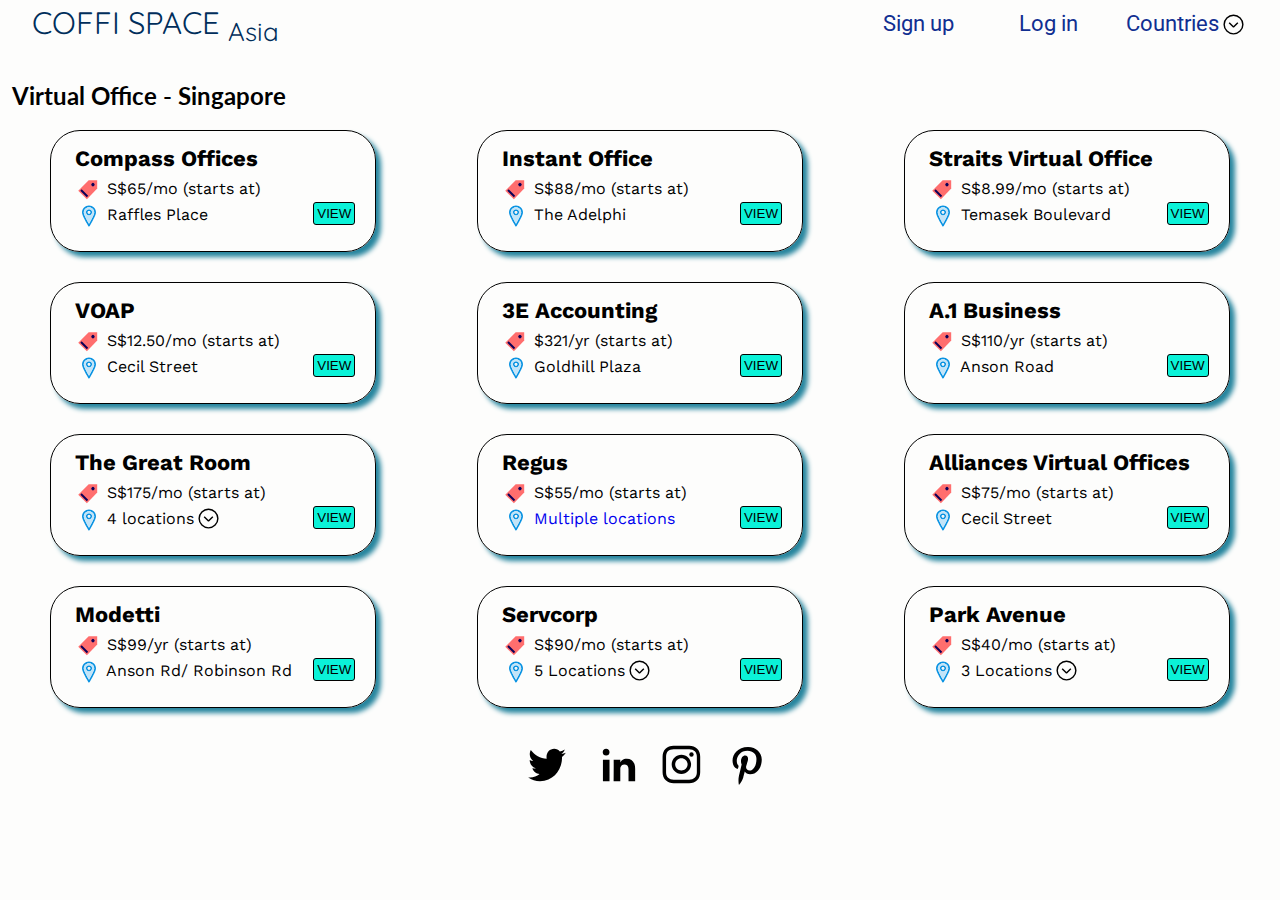
<file: index.html>
<!DOCTYPE html>
<html lang="en">
  <head>
    <title>Coffi.Space</title>
    <meta charset="utf-8" />
    <meta http-equiv="X-UA-Compatible" content="IE=edge" />
    <meta name="viewport" content="width=device-width, initial-scale=1" />
    <meta name="author" content="Mark M" />

    <link
      href="https://fonts.googleapis.com/css?family=Lato:300|Quicksand:500|Roboto|Work+Sans&display=swap"
      rel="stylesheet"
    />
    <link rel="stylesheet" href="style.css" />
  </head>
  <body>
    <header>
      <section>
        <a href="https://www.coffi.space/" id="logo"
          >COFFI SPACE <sub>Asia</sub></a
        >
        <label for="toggle-1" class="toggle-menu"
          ><ul>
            <li></li>
            <li></li>
            <li></li></ul
        ></label>
        <input type="checkbox" id="toggle-1" />
        <nav class="nav">
          <ul>
            <li><a href="signup.html" class="nav-item">Sign up</a></li>
            <li><a href="login.html" class="nav-item">Log in</a></li>

            <li>
              <input id="check04" type="checkbox" name="menu" />
              <label for="check04"
                >Countries<img
                  src="[data-uri]"
                />
              </label>
              <ul class="dropdown">
                <li><a href="index.html">Singapore</a></li>
                <li><a href="asia/indexph.html">Philippines</a></li>
                <li><a href="asia/indexmy.html">Malaysia</a></li>
              </ul>
            </li>
          </ul>
        </nav>
      </section>
    </header>
    <main>
      <h2>&ensp;Virtual Office - Singapore</h2>
      <ol>
        <div class="container">
          <li>
            <p><strong>Compass Offices</strong>&emsp;</p>
            <p>&emsp;&emsp;S$65/mo (starts at)&emsp;&emsp;&emsp;</p>
            <p>&emsp;&emsp;Raffles Place<button>VIEW</button></p>
          </li>
          <li>
            <p><strong>Instant Office</strong></p>
            <p>&emsp;&emsp;S$88/mo (starts at)</p>
            <p>&emsp;&emsp;The Adelphi<button>VIEW</button></p>
          </li>
          <li>
            <p><strong>Straits Virtual Office</strong></p>
            <p>&emsp;&emsp;S$8.99/mo (starts at)</p>
            <p>&emsp;&emsp;Temasek Boulevard<button>VIEW</button></p>
          </li>
          <li>
            <p><strong>VOAP</strong></p>
            <p>&emsp;&emsp;S$12.50/mo (starts at)</p>
            <p>&emsp;&emsp;Cecil Street<button>VIEW</button></p>
          </li>
          <li>
            <p><strong>3E Accounting</strong></p>
            <p>&emsp;&emsp;$321/yr (starts at)</p>
            <p>&emsp;&emsp;Goldhill Plaza<button>VIEW</button></p>
          </li>
          <li>
            <p><strong>A.1 Business</strong></p>
            <p>&emsp;&emsp;S$110/yr (starts at)</p>
            <p>&emsp;&emsp;Anson Road<button>VIEW</button></p>
          </li>
          <li>
            <p><strong>The Great Room</strong></p>
            <p>&emsp;&emsp;S$175/mo (starts at)</p>
            <input id="check03" type="checkbox" name="menu" />
            <label for="check03"
              ><p>
                &emsp;&emsp;4 locations<img
                  src="[data-uri]"
                /><button>VIEW</button>
              </p></label
            >
            <ul class="submenu">
              <li><a href="#">One George Street</a></li>
              <li><a href="#">Raffles Arcade</a></li>
              <li><a href="#">Centennial Tower</a></li>
              <li><a href="#">Ngee Ann City</a></li>
            </ul>
          </li>
          <li>
            <p><strong>Regus</strong></p>
            <p>&emsp;&emsp;S$55/mo (starts at)</p>
            <p>
              &emsp;&emsp;<a href="https://www.regus.com.sg/offices"
                >Multiple locations</a
              ><button>VIEW</button>
            </p>
          </li>
          <li>
            <p><strong>Alliances Virtual Offices</strong></p>
            <p>&emsp;&emsp;S$75/mo (starts at)</p>
            <p>&emsp;&emsp;Cecil Street<button>VIEW</button></p>
          </li>
          <li>
            <p><strong>Modetti</strong></p>
            <p>&emsp;&emsp;S$99/yr (starts at)</p>
            <p>&emsp;&emsp;Anson Rd/ Robinson Rd<button>VIEW</button></p>
          </li>
          <li>
            <p><strong>Servcorp</strong></p>
            <p>&emsp;&emsp;S$90/mo (starts at)</p>
            <input id="check01" type="checkbox" name="menu" />
            <label for="check01"
              ><p>
                &emsp;&emsp;5 Locations<img
                  src="[data-uri]"
                /><button>VIEW</button>
              </p></label
            >
            <ul class="submenu">
              <li><a href="#">Market Street</a></li>
              <li><a href="#">Battery Road</a></li>
              <li><a href="#">Marina Boulevard</a></li>
              <li><a href="#">North Buona Vista Drive</a></li>
              <li><a href="#">Temasek Boulevard</a></li>
            </ul>
          </li>
          <li>
            <p><strong>Park Avenue</strong></p>
            <p>&emsp;&emsp;S$40/mo (starts at)</p>
            <input id="check02" type="checkbox" name="menu" />
            <label for="check02"
              ><p>
                &emsp;&emsp;3 Locations<img
                  src="[data-uri]"
                /><button>VIEW</button>
              </p></label
            >
            <ul class="submenu">
              <li><a href="#">Rochester</a></li>
              <li><a href="#">Changi</a></li>
              <li><a href="#">Clemenceau</a></li>
            </ul>
          </li>
        </div>
      </ol>
      <br />
    </main>

    <footer>
      <ol>
        <div class="social">
          <li>
            <a href="http://www.twitter.com"
              ><img
                src="[data-uri]"
            /></a>
          </li>
          <li>
            <a href="http://www.linkedin.com"
              ><img
                src="[data-uri]"
            /></a>
          </li>
          <li>
            <a href="http://www.instagram.com"
              ><img
                src="[data-uri]"
            /></a>
          </li>
          <li>
            <a href="http://www.pinterest.com"
              ><img
                src="[data-uri]"
            /></a>
          </li>
        </div>
      </ol>
    </footer>
  </body>
</html>
</file>
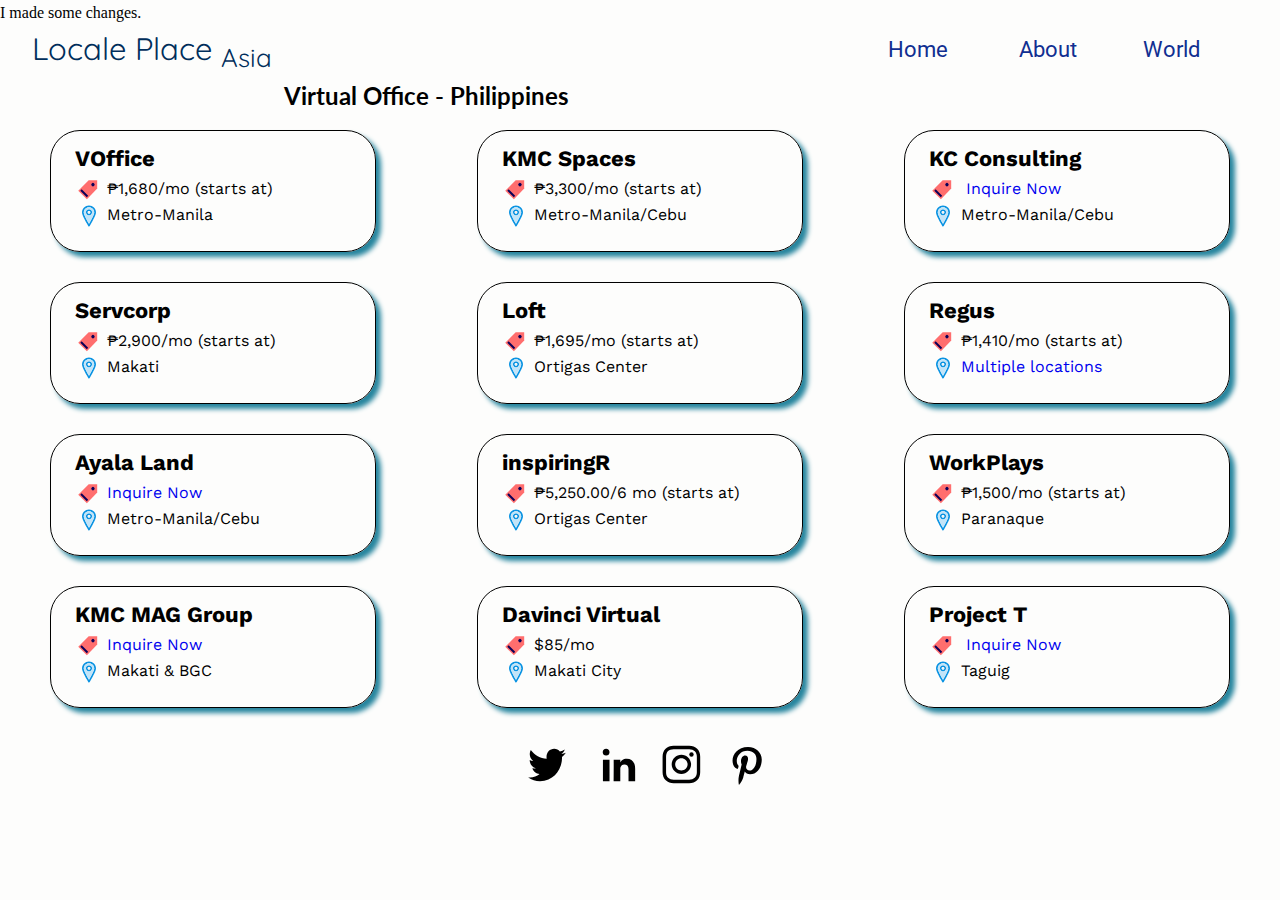
<file: indexph.html>
<!DOCTYPE html>
<html lang="en">
  <head>
    <title>Coffi.Space</title>
    <meta charset="utf-8">
    <meta http-equiv="X-UA-Compatible" content="IE=edge">
    <meta name="viewport" content="width=device-width, initial-scale=1">
    <meta name="author" content="Mark M">
    <meta name="description" content="Going back from the start but with actual application">
    <!-- I will not be adding metadata to share in social networking sites yet  -->

    <link rel="shortcut icon" href="favicon.ico" type="image/x-icon">

    <link href="https://fonts.googleapis.com/css?family=Quicksand:500,700&display=swap" rel="stylesheet">
    <link href="https://fonts.googleapis.com/css?family=Lato:300&display=swap" rel="stylesheet">
    <link href="https://fonts.googleapis.com/css?family=Work+Sans&display=swap" rel="stylesheet">
    <link href="https://fonts.googleapis.com/css?family=Roboto:400,700&display=swap" rel="stylesheet">

    <link rel="stylesheet" href="style.css">
  </head>

  <body>
    <header> <article> <p>I made some changes.</p> </article>
      <section>
        <a href="https://www.coffi.space/" id="logo">Locale Place <sub>Asia</sub></a>
        <label for="toggle-1" class="toggle-menu"><ul><li></li> <li></li> <li></li></ul></label>
        <input type="checkbox" id="toggle-1">
        <nav class="nav">
          <ul>
            <li><a href="#" class="nav-item">Home</a></li>
            <li><a href="#" class="nav-item">About</a></li>
            <li><a href="#" class="nav-item">World</a>
            <ul class="dropdown">
              <li><a href="#">Asia</a></li>
              <li><a href="#">Europe</a></li>
              <li><a href="#">US/Canada</a></li>
              <li><a href="#">Australia</a></li>
            </ul>
            </li>
           </ul>
        </nav>
      </section>
    </header>
    <main>
      <h2>&ensp;Virtual Office - Philippines</h2>
      <ol><div class="container">
        <li>
          <p><strong>VOffice</strong></p>
          <p>&emsp;&emsp;₱1,680/mo (starts at)</p>
          <p>&emsp;&emsp;Metro-Manila</p>
        </li>
        <li>
          <p><strong>KMC Spaces</strong></p>
          <p>&emsp;&emsp;₱3,300/mo (starts at)</p>
          <p>&emsp;&emsp;Metro-Manila/Cebu</p>
        </li>
        <li>
          <p><strong>KC Consulting</strong></p>
          <p>&emsp;&emsp; <a href="https://kittelsoncarpo.com/other-services-form/">Inquire Now</a></p>
          <p>&emsp;&emsp;Metro-Manila/Cebu</p>
        </li>
        <li>
          <p><strong>Servcorp</strong></p>
          <p>&emsp;&emsp;₱2,900/mo (starts at)</p>
          <p>&emsp;&emsp;Makati</p>
        </li>
        <li>
          <p><strong>Loft</strong></p>
          <p>&emsp;&emsp;₱1,695/mo (starts at)</p>
          <p>&emsp;&emsp;Ortigas Center</p>
        </li>
        <li>
          <p><strong>Regus</strong></p>
          <p>&emsp;&emsp;₱1,410/mo (starts at)</p>
          <p>&emsp;&emsp;<a href="https://www.regus.com/offices/philippines/virtual-office">Multiple locations</a></p>
        </li>
        <li>
          <p><strong>Ayala Land</strong></p>
          <p>&emsp;&emsp;<a href="https://ayalalandoffices.com.ph/contact-us">Inquire Now</a></p>
          <p>&emsp;&emsp;Metro-Manila/Cebu</p>
        </li>
        <li>
          <p><strong>inspiringR</strong></p>
          <p>&emsp;&emsp;₱5,250.00/6 mo (starts at)</p>
          <p>&emsp;&emsp;Ortigas Center</p>
        </li>
        <li>
          <p><strong>WorkPlays</strong></p>
          <p>&emsp;&emsp;₱1,500/mo (starts at)</p>
          <p>&emsp;&emsp;Paranaque</p>
        </li>
        <li>
          <p><strong>KMC MAG Group</strong></p>
          <p>&emsp;&emsp;<a href="https://www.manilaofficespace.com/virtual-office-space">Inquire Now</a></p>
          <p>&emsp;&emsp;Makati & BGC</p>
        </li>
        <li>
          <p><strong>Davinci Virtual</strong></p>
          <p>&emsp;&emsp;$85/mo</p>
          <p>&emsp;&emsp;Makati City</p>
        </li>
        <li>
          <p><strong>Project T</strong></p>
          <p>&emsp;&emsp; <a href="https://www.projecttsolutions.com/virtual-office/">Inquire Now</a></p>
          <p>&emsp;&emsp;Taguig</p>
        </li>
        </div></ol>
      <br>
    </main>

    <footer>
      <ol>
        <div class="social">
        <li><a href="http://www.twitter.com"><img src="[data-uri]"/></a></li>
          <li><a href="http://www.linkedin.com"><img src="[data-uri]"/></a></li>
          <li><a href="http://www.instagram.com"><img src="[data-uri]"/></a></li>
          <li><a href="http://www.pinterest.com"><img src="[data-uri]"/></a></li>
        </div>
      </ol>
    </footer>
  </body>
</html>
</file>
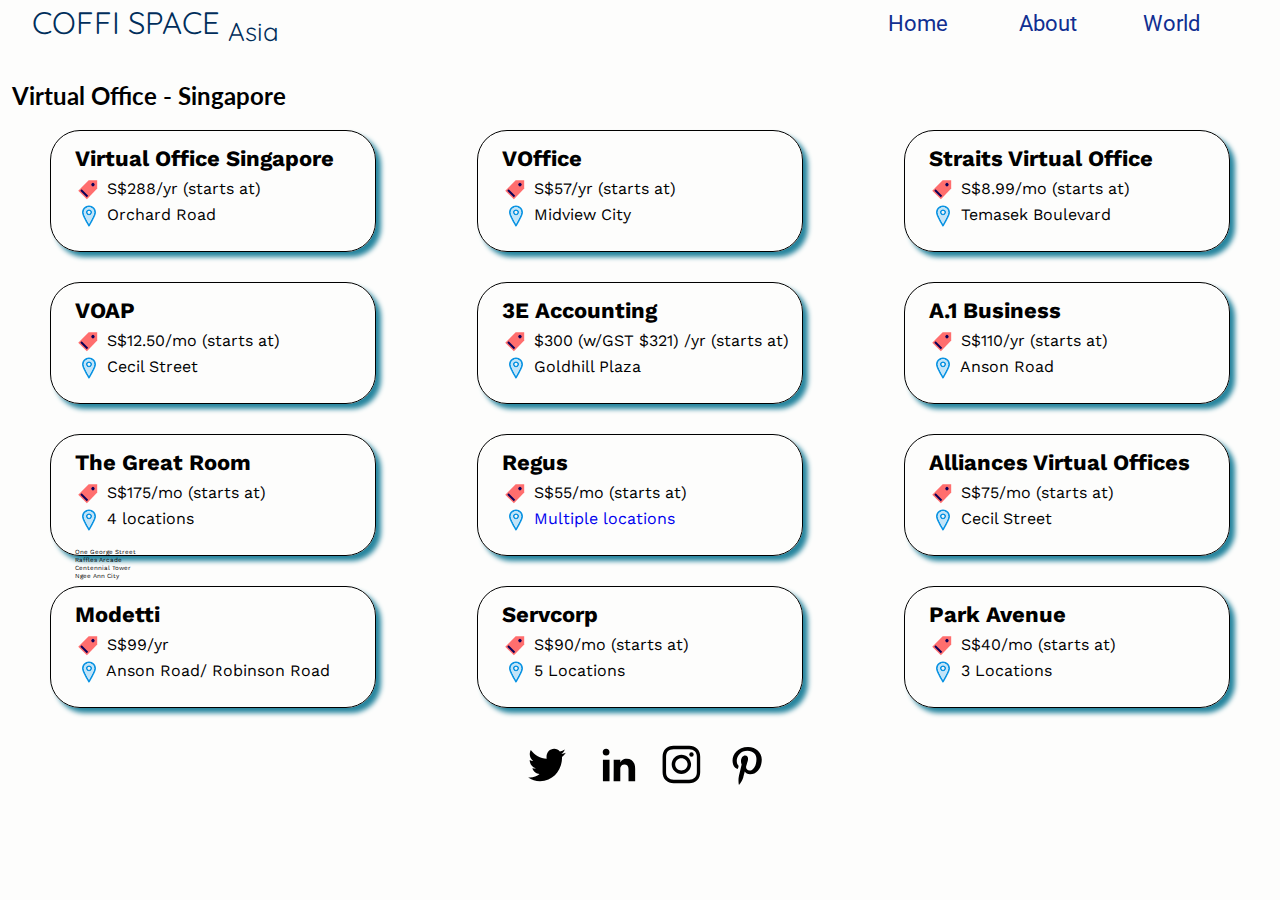
<file: indexsg.html>
<!DOCTYPE html>
<html lang="en">
  <head>
    <title>Coffi.Space</title>
    <meta charset="utf-8">
    <meta http-equiv="X-UA-Compatible" content="IE=edge">
    <meta name="viewport" content="width=device-width, initial-scale=1">
    <meta name="author" content="Mark M">
    <meta name="description" content="Going back from the start but with actual application">
    <!-- I will not be adding metadata to share in social networking sites yet  -->

    <link rel="shortcut icon" href="favicon.ico" type="image/x-icon">

    <link href="https://fonts.googleapis.com/css?family=Quicksand:500,700&display=swap" rel="stylesheet">
    <link href="https://fonts.googleapis.com/css?family=Lato:300&display=swap" rel="stylesheet">
    <link href="https://fonts.googleapis.com/css?family=Work+Sans&display=swap" rel="stylesheet">
    <link href="https://fonts.googleapis.com/css?family=Roboto:400,700&display=swap" rel="stylesheet">

    <link rel="stylesheet" href="style.css">
  </head>

  <body>
    <header>
      <section>
        <a href="https://www.coffi.space/" id="logo">COFFI SPACE <sub>Asia</sub></a>
        <label for="toggle-1" class="toggle-menu"><ul><li></li> <li></li> <li></li></ul></label>
        <input type="checkbox" id="toggle-1">
        <nav class="nav">
          <ul>
            <li><a href="#" class="nav-item">Home</a></li>
            <li><a href="#" class="nav-item">About</a></li>
            <li><a href="#" class="nav-item">World</a>
            <ul class="dropdown">
              <li><a href="#">Asia</a></li>
              <li><a href="#">Europe</a></li>
              <li><a href="#">US/Canada</a></li>
              <li><a href="#">Australia</a></li>
            </ul>
            </li>
           </ul>
        </nav>
      </section>
    </header>
    <main>
      <h2>&ensp;Virtual Office - Singapore</h2>
      <ol><div class="container">
        <li>
          <p><strong>Virtual Office Singapore</strong></p>
          <p>&emsp;&emsp;S$288/yr (starts at)</p>
          <p>&emsp;&emsp;Orchard Road</p>
        </li>
        <li>
          <p><strong>VOffice</strong></p>
          <p>&emsp;&emsp;S$57/yr (starts at)</p>
          <p>&emsp;&emsp;Midview City</p>
        </li>
        <li>
          <p><strong>Straits Virtual Office</strong></p>
          <p>&emsp;&emsp;S$8.99/mo (starts at)</p>
          <p>&emsp;&emsp;Temasek Boulevard</p>
        </li>
        <li>
          <p><strong>VOAP</strong></p>
          <p>&emsp;&emsp;S$12.50/mo (starts at)</p>
          <p>&emsp;&emsp;Cecil Street</p>
        </li>
        <li>
          <p><strong>3E Accounting</strong></p>
          <p>&emsp;&emsp;$300 (w/GST $321) /yr (starts at)</p>
          <p>&emsp;&emsp;Goldhill Plaza</p>
        </li>
        <li>
          <p><strong>A.1 Business</strong></p>
          <p>&emsp;&emsp;S$110/yr (starts at)</p>
          <p>&emsp;&emsp;Anson Road</p>
        </li>
        <li>
          <p><strong>The Great Room</strong></p>
          <p>&emsp;&emsp;S$175/mo (starts at)</p>
          <p>&emsp;&emsp;4 locations
            <ul>
              <li>One George Street<li>
              <li>Raffles Arcade</li>
              <li>Centennial Tower</li>
              <li>Ngee Ann City</li>
            </ul>
          </p>
        </li>
        <li>
          <p><strong>Regus</strong></p>
          <p>&emsp;&emsp;S$55/mo (starts at)</p>
          <p>&emsp;&emsp;<a href="https://www.regus.com.sg/offices">Multiple locations</a></p>
        </li>
        <li>
          <p><strong>Alliances Virtual Offices</strong></p>
          <p>&emsp;&emsp;S$75/mo (starts at)</p>
          <p>&emsp;&emsp;Cecil Street</p>
        </li>
        <li>
          <p><strong>Modetti</strong></p>
          <p>&emsp;&emsp;S$99/yr</p>
          <p>&emsp;&emsp;Anson Road/ Robinson Road</p>
        </li>
        <li>
          <p><strong>Servcorp</strong></p>
          <p>&emsp;&emsp;S$90/mo (starts at)</p>
          <input id="check01" type="checkbox" name="menu" />
            <label for="check01"><p>&emsp;&emsp;5 Locations</p></label>
              <ul class="submenu">
                <li><a href="#">Market Street</a></li>
                <li><a href="#">Battery Road</a></li>
                <li><a href="#">Marina Boulevard</a></li>
                <li><a href="#">North Buona Vista Drive</a></li>
                <li><a href="#">Temasek Boulevard</a></li>
              </ul>
        </li>
        <li>
          <p><strong>Park Avenue</strong></p>
          <p>&emsp;&emsp;S$40/mo (starts at)</p>
          <input id="check02" type="checkbox" name="menu" />
            <label for="check02"><p>&emsp;&emsp;3 Locations</p></label>
              <ul class="submenu">
                <li><a href="#">Rochester</a></li>
                <li><a href="#">Changi</a></li>
                <li><a href="#">Clemenceau</a></li>
              </ul>
        </li>
        </div></ol>
      <br>
    </main>

    <footer>
      <ol>
        <div class="social">
        <li><a href="http://www.twitter.com"><img src="[data-uri]"/></a></li>
          <li><a href="http://www.linkedin.com"><img src="[data-uri]"/></a></li>
          <li><a href="http://www.instagram.com"><img src="[data-uri]"/></a></li>
          <li><a href="http://www.pinterest.com"><img src="[data-uri]"/></a></li>
        </div>
      </ol>
    </footer>
  </body>
</html>
</file>
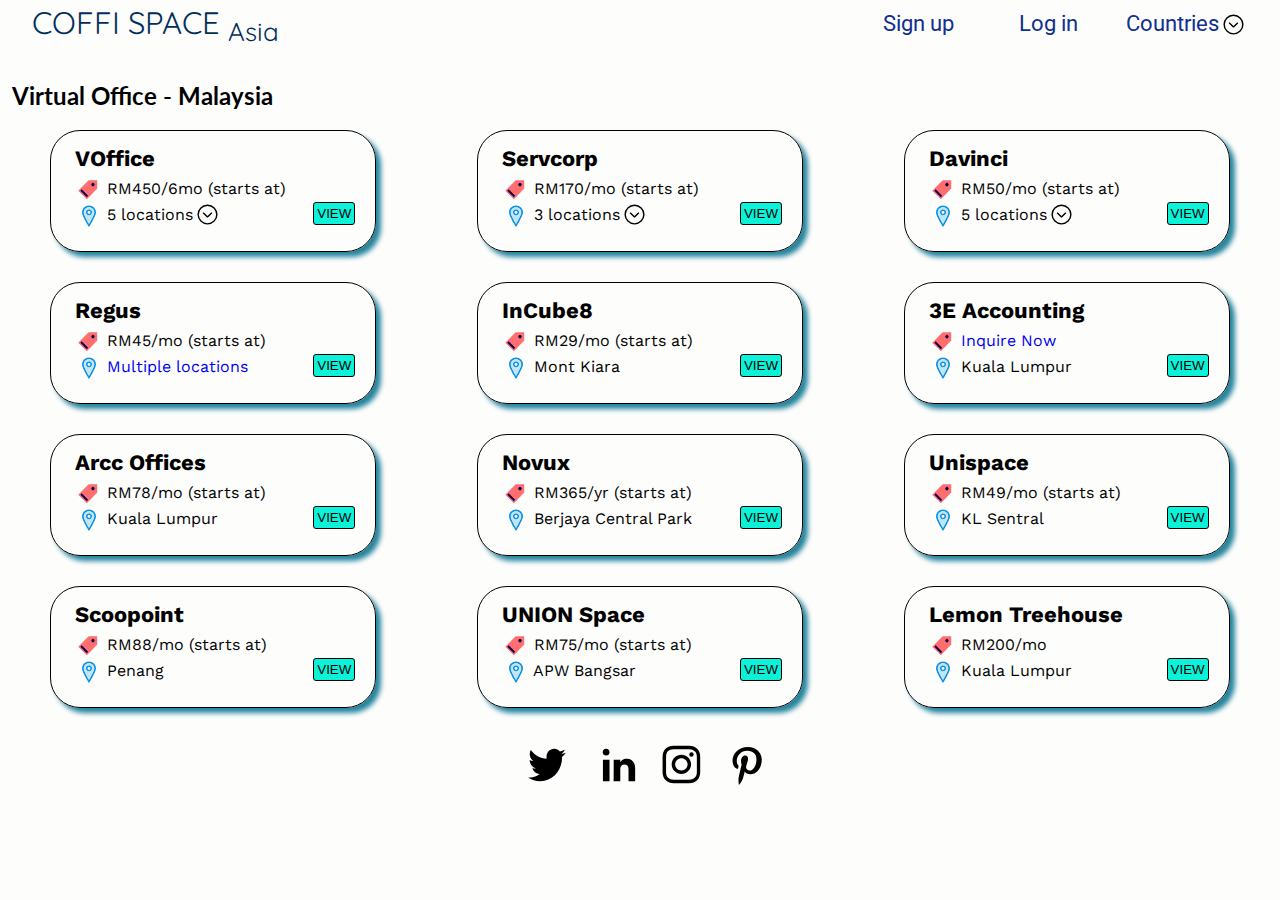
<file: asia/indexmy.html>
<!DOCTYPE html>
<html lang="en">
  <head>
    <title>Coffi.Space</title>
    <meta charset="utf-8" />
    <meta http-equiv="X-UA-Compatible" content="IE=edge" />
    <meta name="viewport" content="width=device-width, initial-scale=1" />
    <meta name="author" content="Mark M" />

    <link
      href="https://fonts.googleapis.com/css?family=Lato:300|Quicksand:500|Roboto|Work+Sans&display=swap"
      rel="stylesheet"
    />
    <link rel="stylesheet" href="../style.css" />
  </head>

  <body>
    <header>
      <section>
        <a href="https://www.coffi.space/" id="logo"
          >COFFI SPACE <sub>Asia</sub></a
        >
        <label for="toggle-1" class="toggle-menu"
          ><ul>
            <li></li>
            <li></li>
            <li></li></ul
        ></label>
        <input type="checkbox" id="toggle-1" />
        <nav class="nav">
          <ul>
            <li><a href="../signup.html" class="nav-item">Sign up</a></li>
            <li><a href="../login.html" class="nav-item">Log in</a></li>

            <li>
              <input id="check04" type="checkbox" name="menu" />
              <label for="check04"
                >Countries<img
                  src="[data-uri]"
                />
              </label>
              <ul class="dropdown">
                <li><a href="../index.html">Singapore</a></li>
                <li><a href="indexph.html">Philippines</a></li>
                <li><a href="indexmy.html">Malaysia</a></li>
              </ul>
            </li>
          </ul>
        </nav>
      </section>
    </header>
    <main>
      <h2>&ensp;Virtual Office - Malaysia</h2>
      <ol>
        <div class="container">
          <li>
            <p><strong>VOffice</strong></p>
            <p>&emsp;&emsp;RM450/6mo (starts at)</p>
            <input id="check01" type="checkbox" name="menu" />
            <label for="check01"
              ><p>
                &emsp;&emsp;5 locations<img
                  src="[data-uri]"
                /><button>VIEW</button>
              </p></label
            >
            <ul class="submenu">
              <li><a href="#">APW Bangsar</a></li>
              <li><a href="#">UOA Damansara ll</a></li>
              <li><a href="#">Wisma Genting</a></li>
              <li><a href="#">Plaza Mont Kiara</a></li>
              <li><a href="#">Empire Tower</a></li>
            </ul>
          </li>
          <li>
            <p><strong>Servcorp</strong></p>
            <p>&emsp;&emsp;RM170/mo (starts at)</p>
            <input id="check02" type="checkbox" name="menu" />
            <label for="check02"
              ><p>
                &emsp;&emsp;3 locations<img
                  src="[data-uri]"
                /><button>VIEW</button>
              </p></label
            >
            <ul class="submenu">
              <li><a href="#">Jalan Binjai</a></li>
              <li><a href="#">Jalan Ampang</a></li>
              <li><a href="#">Jalan Tun Sambanthan</a></li>
            </ul>
          </li>
          <li>
            <p><strong>Davinci</strong></p>
            <p>&emsp;&emsp;RM50/mo (starts at)</p>
            <input id="check03" type="checkbox" name="menu" />
            <label for="check03"
              ><p>
                &emsp;&emsp;5 locations<img
                  src="[data-uri]"
                /><button>VIEW</button>
              </p></label
            >
            <ul class="submenu">
              <li><a href="#">KL Sentral</a></li>
              <li><a href="#">Plaza Sentral</a></li>
              <li><a href="#">Axiata Tower</a></li>
              <li><a href="#">QSentral</a></li>
              <li><a href="#">Menara Maxis</a></li>
            </ul>
          </li>
          <li>
            <p><strong>Regus</strong></p>
            <p>&emsp;&emsp;RM45/mo (starts at)</p>
            <p>
              &emsp;&emsp;<a
                href="https://www.regus.com.my/locations?country=malaysia"
                >Multiple locations</a
              ><button>VIEW</button>
            </p>
          </li>
          <li>
            <p><strong>InCube8</strong></p>
            <p>&emsp;&emsp;RM29/mo (starts at)</p>
            <p>&emsp;&emsp;Mont Kiara<button>VIEW</button></p>
          </li>
          <li>
            <p><strong>3E Accounting</strong></p>
            <p>
              &emsp;&emsp;<a href="https://www.3ecpa.com.my/contact-us/"
                >Inquire Now</a
              >
            </p>
            <p>&emsp;&emsp;Kuala Lumpur<button>VIEW</button></p>
          </li>
          <li>
            <p><strong>Arcc Offices</strong></p>
            <p>&emsp;&emsp;RM78/mo (starts at)</p>
            <p>&emsp;&emsp;Kuala Lumpur<button>VIEW</button></p>
          </li>
          <li>
            <p><strong>Novux</strong></p>
            <p>&emsp;&emsp;RM365/yr (starts at)</p>
            <p>&emsp;&emsp;Berjaya Central Park<button>VIEW</button></p>
          </li>
          <li>
            <p><strong>Unispace</strong></p>
            <p>&emsp;&emsp;RM49/mo (starts at)</p>
            <p>&emsp;&emsp;KL Sentral<button>VIEW</button></p>
          </li>
          <li>
            <p><strong>Scoopoint</strong></p>
            <p>&emsp;&emsp;RM88/mo (starts at)</p>
            <p>&emsp;&emsp;Penang<button>VIEW</button></p>
          </li>
          <li>
            <p><strong>UNION Space</strong></p>
            <p>&emsp;&emsp;RM75/mo (starts at)</p>
            <p>&emsp;&emsp;APW Bangsar<button>VIEW</button></p>
          </li>
          <li>
            <p><strong>Lemon Treehouse</strong></p>
            <p>&emsp;&emsp;RM200/mo</p>
            <p>&emsp;&emsp;Kuala Lumpur<button>VIEW</button></p>
          </li>
        </div>
      </ol>
      <br />
    </main>

    <footer>
      <ol>
        <div class="social">
          <li>
            <a href="http://www.twitter.com"
              ><img
                src="[data-uri]"
            /></a>
          </li>
          <li>
            <a href="http://www.linkedin.com"
              ><img
                src="[data-uri]"
            /></a>
          </li>
          <li>
            <a href="http://www.instagram.com"
              ><img
                src="[data-uri]"
            /></a>
          </li>
          <li>
            <a href="http://www.pinterest.com"
              ><img
                src="[data-uri]"
            /></a>
          </li>
        </div>
      </ol>
    </footer>
  </body>
</html>
</file>
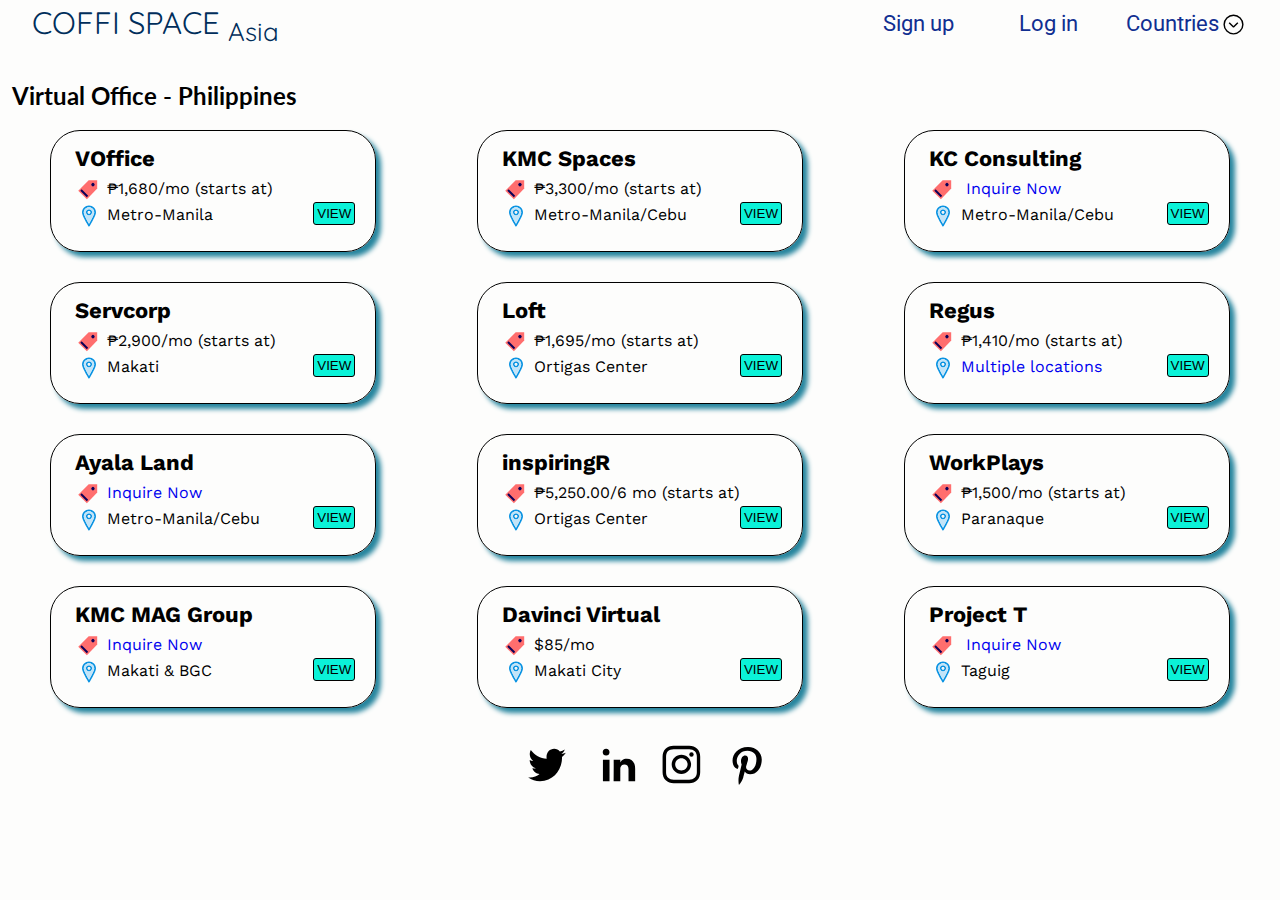
<file: asia/indexph.html>
<!DOCTYPE html>
<html lang="en">
  <head>
    <title>Coffi.Space</title>
    <meta charset="utf-8" />
    <meta http-equiv="X-UA-Compatible" content="IE=edge" />
    <meta name="viewport" content="width=device-width, initial-scale=1" />
    <meta name="author" content="Mark M" />

    <link
      href="https://fonts.googleapis.com/css?family=Lato:300|Quicksand:500|Roboto|Work+Sans&display=swap"
      rel="stylesheet"
    />
    <link rel="stylesheet" href="../style.css" />
  </head>

  <body>
    <header>
      <section>
        <a href="https://www.coffi.space/" id="logo"
          >COFFI SPACE <sub>Asia</sub></a
        >
        <label for="toggle-1" class="toggle-menu"
          ><ul>
            <li></li>
            <li></li>
            <li></li></ul
        ></label>
        <input type="checkbox" id="toggle-1" />
        <nav class="nav">
          <ul>
            <li><a href="../signup.html" class="nav-item">Sign up</a></li>
            <li><a href="../login.html" class="nav-item">Log in</a></li>

            <li>
              <input id="check04" type="checkbox" name="menu" />
              <label for="check04"
                >Countries<img
                  src="[data-uri]"
                />
              </label>
              <ul class="dropdown">
                <li><a href="../index.html">Singapore</a></li>
                <li><a href="indexph.html">Philippines</a></li>
                <li><a href="indexmy.html">Malaysia</a></li>
              </ul>
            </li>
          </ul>
        </nav>
      </section>
    </header>
    <main>
      <h2>&ensp;Virtual Office - Philippines</h2>
      <ol>
        <div class="container">
          <li>
            <p><strong>VOffice</strong></p>
            <p>&emsp;&emsp;₱1,680/mo (starts at)</p>
            <p>&emsp;&emsp;Metro-Manila<button>VIEW</button></p>
          </li>
          <li>
            <p><strong>KMC Spaces</strong></p>
            <p>&emsp;&emsp;₱3,300/mo (starts at)</p>
            <p>&emsp;&emsp;Metro-Manila/Cebu<button>VIEW</button></p>
          </li>
          <li>
            <p><strong>KC Consulting</strong></p>
            <p>
              &emsp;&emsp;
              <a href="https://kittelsoncarpo.com/other-services-form/"
                >Inquire Now</a
              >
            </p>
            <p>&emsp;&emsp;Metro-Manila/Cebu<button>VIEW</button></p>
          </li>
          <li>
            <p><strong>Servcorp</strong></p>
            <p>&emsp;&emsp;₱2,900/mo (starts at)</p>
            <p>&emsp;&emsp;Makati<button>VIEW</button></p>
          </li>
          <li>
            <p><strong>Loft</strong></p>
            <p>&emsp;&emsp;₱1,695/mo (starts at)</p>
            <p>&emsp;&emsp;Ortigas Center<button>VIEW</button></p>
          </li>
          <li>
            <p><strong>Regus</strong></p>
            <p>&emsp;&emsp;₱1,410/mo (starts at)</p>
            <p>
              &emsp;&emsp;<a
                href="https://www.regus.com/offices/philippines/virtual-office"
                >Multiple locations</a
              ><button>VIEW</button>
            </p>
          </li>
          <li>
            <p><strong>Ayala Land</strong></p>
            <p>
              &emsp;&emsp;<a href="https://ayalalandoffices.com.ph/contact-us"
                >Inquire Now</a
              >
            </p>
            <p>&emsp;&emsp;Metro-Manila/Cebu<button>VIEW</button></p>
          </li>
          <li>
            <p><strong>inspiringR</strong></p>
            <p>&emsp;&emsp;₱5,250.00/6 mo (starts at)</p>
            <p>&emsp;&emsp;Ortigas Center<button>VIEW</button></p>
          </li>
          <li>
            <p><strong>WorkPlays</strong></p>
            <p>&emsp;&emsp;₱1,500/mo (starts at)</p>
            <p>&emsp;&emsp;Paranaque<button>VIEW</button></p>
          </li>
          <li>
            <p><strong>KMC MAG Group</strong></p>
            <p>
              &emsp;&emsp;<a
                href="https://www.manilaofficespace.com/virtual-office-space"
                >Inquire Now</a
              >
            </p>
            <p>&emsp;&emsp;Makati & BGC<button>VIEW</button></p>
          </li>
          <li>
            <p><strong>Davinci Virtual</strong></p>
            <p>&emsp;&emsp;$85/mo</p>
            <p>&emsp;&emsp;Makati City<button>VIEW</button></p>
          </li>
          <li>
            <p><strong>Project T</strong></p>
            <p>
              &emsp;&emsp;
              <a href="https://www.projecttsolutions.com/virtual-office/"
                >Inquire Now</a
              >
            </p>
            <p>&emsp;&emsp;Taguig<button>VIEW</button></p>
          </li>
        </div>
      </ol>
      <br />
    </main>

    <footer>
      <ol>
        <div class="social">
          <li>
            <a href="http://www.twitter.com"
              ><img
                src="[data-uri]"
            /></a>
          </li>
          <li>
            <a href="http://www.linkedin.com"
              ><img
                src="[data-uri]"
            /></a>
          </li>
          <li>
            <a href="http://www.instagram.com"
              ><img
                src="[data-uri]"
            /></a>
          </li>
          <li>
            <a href="http://www.pinterest.com"
              ><img
                src="[data-uri]"
            /></a>
          </li>
        </div>
      </ol>
    </footer>
  </body>
</html>
</file>
<file: style.css>
html,
body {
  font-size: 62.5%;
}

body {
  background-color: #fdfdfc;
}

h2 {
  font-family: "Lato", sans-serif;
  font-size: 2.4rem;
  line-height: 3.8rem;
  display: flex;
}

/* nav menus */
* {
  text-decoration: none;
  list-style: none;
  margin: 0px;
  padding: 0px;
  outline: none;
}

header {
  width: 100%;
  display: block;
  height: 5.1rem;
}

main {
  padding-top: 2.6rem;
}

section {
  width: 100%;
  max-width: 120rem;
  margin: 0px auto;
}

.nav > ul > li {
  box-sizing: border-box;
  padding: 1.23rem;
  position: relative;
  transition-duration: 0.5s;
  width: 13rem;
  text-align: center;
  font-size: 1.8rem;
  line-height: 2.3rem;
}

ul li a,
.nav ul li label {
  color: #112f91;
  font-size: 2.2rem;
  font-family: "Roboto", sans-serif;
}

.nav ul li label {
  width: 95px;
}

ul li:hover {
  background: #1de9b6; /* 9CCC65;  */
  cursor: pointer;
}

ul li ul {
  background: #dff0ea; /*FFB74D8*/
  visibility: hidden;
  opacity: 0;
  /* min-width: 2em; - unsure if both are still needed
    max-width: 7.95em; */
  position: absolute;
  transition: all 0.5s ease;
  margin-top: 1.58rem;
  left: 0;
}

ul li:hover > ul,
ul li ul:hover {
  visibility: visible;
  opacity: 1;
  display: block;
}

nav {
  float: right;
}

nav > ul > li {
  float: left;
}

#logo {
  float: left;
  font-size: 3.1rem;
  color: #002e5b;
  font-family: "Quicksand", sans-serif;
  line-height: 4.5rem;
}

/* label button */
.toggle-menu ul {
  display: table;
  width: 2.5rem;
}

.toggle-menu ul li {
  width: 100%;
  height: 0.3rem;
  background-color: #002e5b;
  margin-bottom: 0.4rem;
}

.toggle-menu ul li:last-child {
  margin-bottom: 0px;
}

input[type="checkbox"],
label {
  display: none;
}

@media only screen and (max-width: 1440px) {
  section {
    max-width: 95%;
  }
}

@media only screen and (max-width: 980px) {
  header {
    padding-top: 0.3rem;
  }

  #logo {
    padding: 0px;
  }

  input[type="checkbox"] {
    position: absolute;
    top: -9999px;
    left: -9999px;
    background: none;
  }

  label {
    display: inline-block;
    cursor: pointer;
  }

  .toggle-menu {
    float: right;
    padding-top: 1.44rem;
  }

  input[type="checkbox"]:checked ~ nav {
    display: block;
  }

  nav {
    display: none;
    position: absolute;
    right: 0px;
    top: 5.3rem;
    background-color: #e5eaee;
    padding: 0px;
    z-index: 99;
  }

  nav ul {
    width: auto;
  }

  nav ul li {
    /* float:none; for ipad, it looks cool if remove */
    padding: 0px;
    width: 100%;
    display: table;
  }

  nav ul li a {
    font-size: 1.5rem;
    padding: 1rem 2rem;
    border-bottom: 1px solid rgba(225, 225, 225, 0.1);
  }

  .nav ul li label {
    font-size: 1.5rem;
    border-bottom: 1px solid rgba(225, 225, 225, 0.1);
  }
}

/* nav dropdown button */
ul label {
  position: relative;
  display: block;
  cursor: pointer;
}

ul .dropdown {
  max-height: 0;
  overflow: hidden;
  position: absolute;
  background-color: aliceblue;
  margin-top: 1.4rem;
  z-index: 1;
}

input:checked ~ ul.dropdown {
  background: #dff0ea; /*FFB74D8*/
  padding: 0.6rem;
  overflow: visible;
  background-color: #dff0ea;
  z-index: 1;
  width: 135px;
  padding-right: 0rem;
  padding-top: 0rem;
  padding-left: 0px;
  margin-top: 1.4rem;
  transition: all 0.5s ease;
}

.nav > ul > li:nth-child(3) {
  width: 135px;
  padding-right: 30px;
  padding-bottom: 1.35rem;
}

.dropdown li {
  background: #dff0ea;
  width: 135px;
  margin-left: 0px;
  padding-top: 4px;
  padding-bottom: 4px;
}

.dropdown {
  width: 135px;
  padding-top: 0px;
}

@media only screen and (max-width: 667px) {
  nav ul li {
    float: none;
  }
}

@media only screen and (max-width: 568px) {
  input:checked ~ ul.dropdown {
    margin-top: 1.3rem;
  }

  nav ul li {
    float: none;
  }

  header {
    padding-top: 0.2rem;
  }

  .toggle-menu {
    padding: 1.44rem;
  }
}

@media only screen and (max-width: 480px) {
  nav ul li {
    float: none;
  }

  header {
    padding-top: 0.2rem;
  }

  .toggle-menu {
    padding: 1.44rem;
  }

  section {
    max-width: 90%;
  }
}

@media only screen and (max-width: 415px) {
  nav ul {
    width: 115px;
  }

  .nav ul li {
    padding-left: 0px;
    padding-right: 0px;
    width: 115px;
  }

  .nav > ul > li:nth-child(3) {
    padding-left: 0px;
    padding-right: 0px;
    width: 115px;
  }

  .nav ul li label img {
    height: 2rem;
  }

  input:checked ~ ul.dropdown {
    width: 115px;
  }
}

@media only screen and (max-width: 360px) {
  nav ul li {
    float: none;
  }

  header {
    padding-top: 0.2rem;
  }

  #logo {
    font-size: 2.8rem;
    padding-top: 0.2rem;
  }
}

@media only screen and (max-width: 320px) {
  nav ul li {
    float: none;
  }

  header {
    padding-top: 0.2rem;
  }
}

/* Asian countries dropdown */
.styled-select select {
  background: transparent;
  width: 162px;
  padding: 5px;
  font-size: 2.4rem;
  line-height: 1;
  border: 0;
  border-radius: 0;
  height: 38px;
  -webkit-appearance: none;
  outline: none;
}

select {
  color: #000;
  color: rgba(0, 0, 0, 0);
  text-shadow: 0 0 0 #000;
}

.styled-select {
  width: 163px;
  height: 39px;
  overflow: hidden;
  background: url("[data-uri]")
    no-repeat right #fdd835;
  background-size: 3rem 3rem;
  border: 1px solid #ffff;
  border-radius: 5px;
}

/*  #FFEB3B (yellwo bright), */

/* Virtual Office listing */
.container {
  display: flex;
  flex-wrap: wrap;
  justify-content: space-around;
}

.container > li {
  border: solid 1px black;
  border-radius: 3rem / 3rem;
  box-shadow: 5px 5px 5px #26859e;
  max-width: 30rem;
  min-width: 30rem;
  margin: 1.5rem;
  padding-left: 2.4rem;
  font-family: "Work Sans", sans-serif;
  height: 12rem;
}

p {
  font-size: 1.6rem;
  margin: 0 auto;
  line-height: 2.6rem;
}

.container > li > p:nth-child(1) {
  font-size: 2.2rem;
  line-height: 3.5rem;
  padding-top: 1rem;
}

li > p:nth-child(3) {
  /* only for those with no dropdown locations - check if unalign */
  padding-top: 0px;
  padding-bottom: 1.6rem;
}

.container li:hover {
  background: #f5e4c3; /* #9CCC65 ;  */
  border: none;
  box-shadow: none;
}

/* add icon */
ol li p:nth-child(2) {
  background-image: url("[data-uri]");
  background-repeat: no-repeat;
  background-size: 2.6rem 2.6rem;
}

ol li p:nth-child(3) {
  background-image: url("[data-uri]");
  background-repeat: no-repeat;
  background-size: 2.8rem 2.8rem;
}

label p {
  background-image: url("[data-uri]");
  background-repeat: no-repeat;
  background-size: 2.8rem 2.8rem;
}

p img,
.nav ul li img {
  width: 2.3rem;
  height: 2.3rem;
  position: absolute;
  margin-top: 0.1rem;
  margin-left: 0.3rem;
}

/* responsive listing */
@media only screen and (max-width: 360px) {
  .container > li {
    padding-left: 1.2rem;
    min-width: 29rem;
    max-width: 29rem;
  }

  h2 {
    font-size: 2.3rem;
  }
}

@media only screen and (max-width: 320px) {
  .container > li {
    padding-left: 1.2rem;
    min-width: 29rem;
    max-width: 29rem;
  }

  h2 {
    font-size: 2.3rem;
  }
}

/* footer */
footer a {
  line-height: 2.5rem;
  height: 1.9rem;
  font-size: 1.6rem;
}

.social {
  text-align: center;
}

.social li {
  display: inline-block;
  -webkit-user-select: none;
  -moz-user-select: none;
}

.social li a {
  border-bottom: none;
}

.social li img {
  width: 7rem;
  height: 7rem;
}

.social li:nth-child(1) img {
  margin-right: 0px;
}

.social li:nth-child(2) img {
  margin-right: 0px;
}

.social li:nth-child(3) img {
  width: 4.3rem;
  height: 4.3rem;
  padding-bottom: 1.5rem;
  margin-right: 2rem;
  margin-left: 0.5rem;
}

.social li:nth-child(4) img {
  width: 4.3rem;
}

/* dropdown menus */
li input {
  display: none;
}

/*hide the submenu*/
ul.submenu {
  max-height: 0;
  overflow: hidden;
  position: absolute;
  background-color: aliceblue;
  margin-left: 3rem;
  margin-top: 0.1rem;
  z-index: 1;
}

/*position the label*/
li label {
  position: relative;
  display: block;
  cursor: pointer;
}

/*show the submenu when checked*/
input:checked ~ ul.submenu {
  max-height: 300px;
  border: 1px solid #97d79a;
  padding: 0.6rem;
  padding-top: 0.2rem;
  border-radius: 1rem;
  margin-top: 4px;
}

.submenu li {
  margin-top: 0.5rem;
}

/* clickable buttons on the right */
button {
  border-radius: 3px;
  padding: 3px;
  background: #0bf2d8;
  border: solid 1px black;
  cursor: pointer;
  float: right;
  margin-right: 2rem;
}

button::-moz-focus-inner {
  border: 0;
}
</file>
